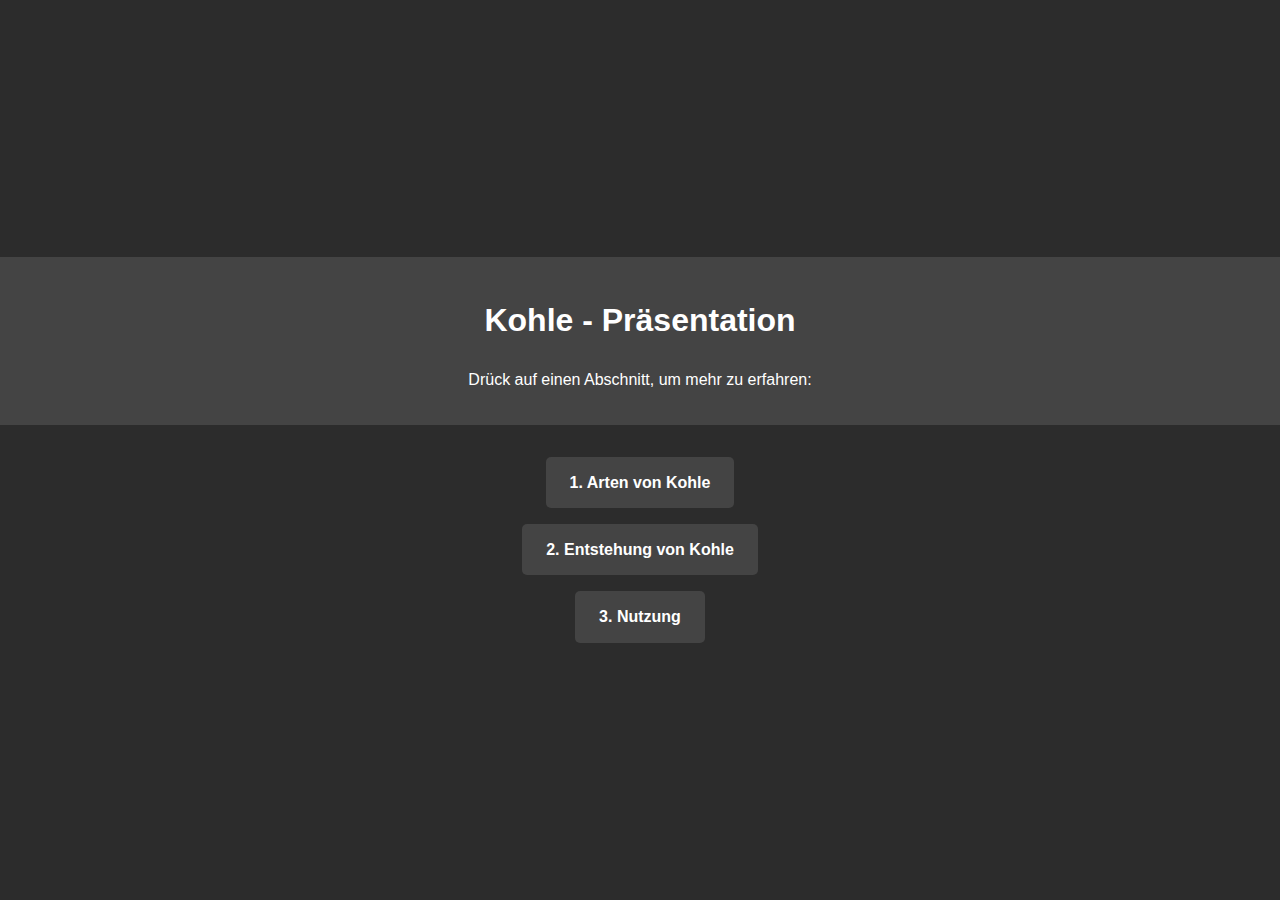
<file: index.html>
<!DOCTYPE html>
<html lang="de">
<head>
    <meta charset="UTF-8">
    <meta name="viewport" content="width=device-width, initial-scale=1.0">
    <title>Kohlepräsentation (Oliver)</title>
    <style>
        body {
            font-family: Arial, sans-serif;
            margin: 0;
            padding: 0;
            background-color: #2c2c2c;
            color: #f1f1f1;
            line-height: 1.6;
            display: flex;
            flex-direction: column;
            justify-content: center;
            align-items: center;
            height: 100vh;
            transition: background-image 1s ease, background-color 0.3s ease;
        }
        header {
            background: #444;
            color: #fff;
            padding: 1rem 0;
            text-align: center;
            width: 100%;
        }
        .button-container {
            display: flex;
            flex-direction: column;
            align-items: center;
            gap: 1rem;
            margin-top: 2rem;
        }
        .button-container a {
            display: inline-block;
            background-color: #444;
            color: #fff;
            padding: 0.8rem 1.5rem;
            text-decoration: none;
            border-radius: 5px;
            font-weight: bold;
            transition: background-color 0.3s ease;
        }
        .button-container a:hover {
            background-color: #ff5722;
        }
    </style>
</head>
<body>
    <header>
        <h1>Kohle - Präsentation</h1>
        <p>Drück auf einen Abschnitt, um mehr zu erfahren:</p>
    </header>

    <div class="button-container">
        <a href="arten/arten.html">1. Arten von Kohle</a>
        <a href="entstehung/entstehung.html">2. Entstehung von Kohle</a>
        <a href="nutzung/nutzung.html">3. Nutzung</a>
    </div>
</body>
</html>
</file>
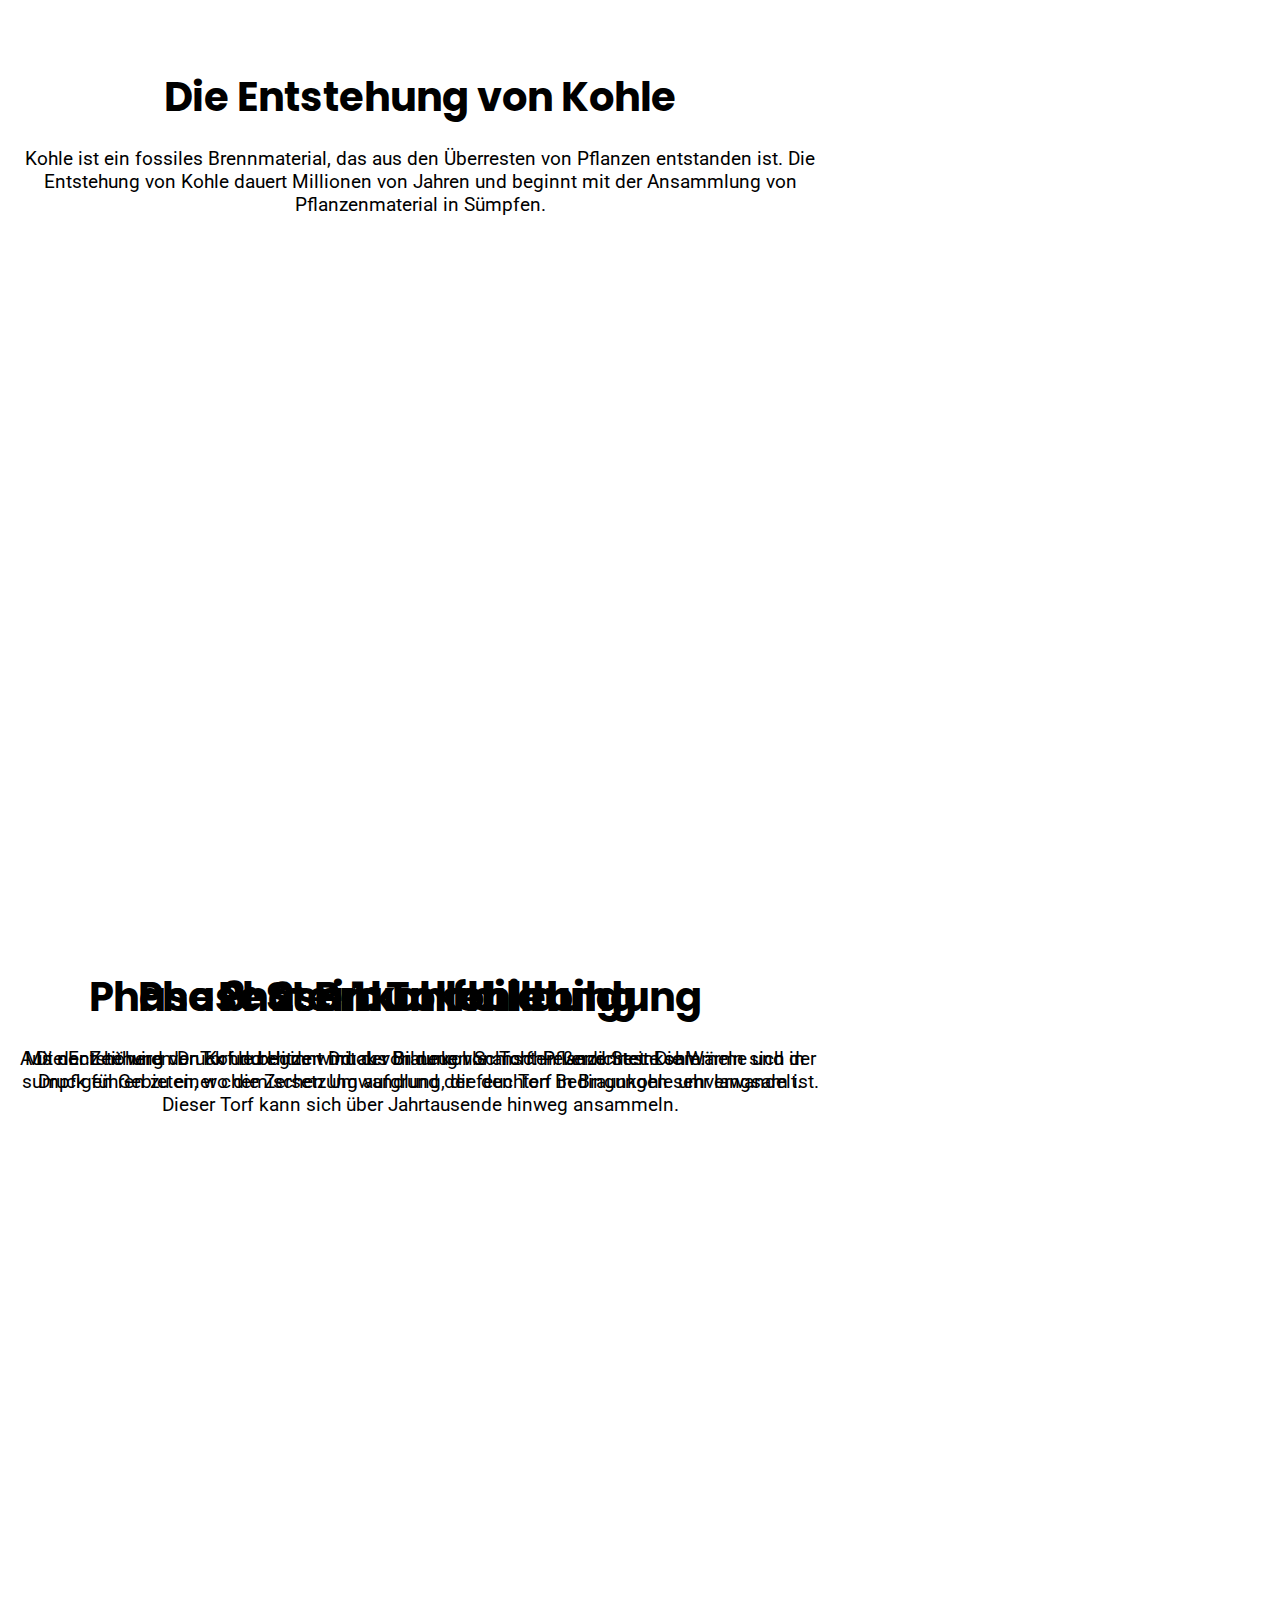
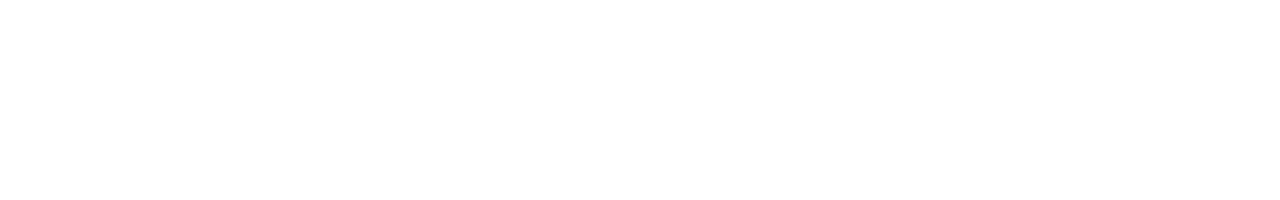
<file: entstehung.html>
<!DOCTYPE html>
<html lang="de">
<head>
  <meta charset="UTF-8">
  <meta name="viewport" content="width=device-width, initial-scale=1.0">
  <title>Die Entstehung von Kohle</title>
  <link rel="stylesheet" href="styles-entstehung.css">
  <link href="https://fonts.googleapis.com/css2?family=Roboto:wght@400;500;700&family=Poppins:wght@300;400;600&display=swap" rel="stylesheet">
</head>
<body>
  <div class="wrapper">
    <section class="section" id="section1">
      <div class="content">
        <h1>Die Entstehung von Kohle</h1>
        <p>Kohle ist ein fossiles Brennmaterial, das aus den Überresten von Pflanzen entstanden ist. Die Entstehung von Kohle dauert Millionen von Jahren und beginnt mit der Ansammlung von Pflanzenmaterial in Sümpfen.</p>
      </div>
    </section>

    <section class="section" id="section2">
      <div class="content">
        <h1>Phase 1: Torfbildung</h1>
        <p>Die Entstehung von Kohle beginnt mit der Bildung von Torf. Pflanzenreste sammeln sich in sumpfigen Gebieten, wo die Zersetzung aufgrund der feuchten Bedingungen sehr langsam ist. Dieser Torf kann sich über Jahrtausende hinweg ansammeln.</p>
      </div>
    </section>

    <section class="section" id="section3">
      <div class="content">
        <h1>Phase 2: Braunkohlebildung</h1>
        <p>Mit der Zeit wird der Torf durch den Druck von neuen Schichten verdichtet. Die Wärme und der Druck führen zu einer chemischen Umwandlung, die den Torf in Braunkohle umverwandelt.</p>
      </div>
    </section>

    <section class="section" id="section4">
        <div class="content">
          <h1>Phase 3: Steinkohlebildung</h1>
          <p>Aus noch höheren Druck und Hitze wird aus Braunkohle anschließend Steinkohle.</p>
        </div>
      </section>

  <script src="script-entstehung.js"></script>
</body>
</html>
</file>
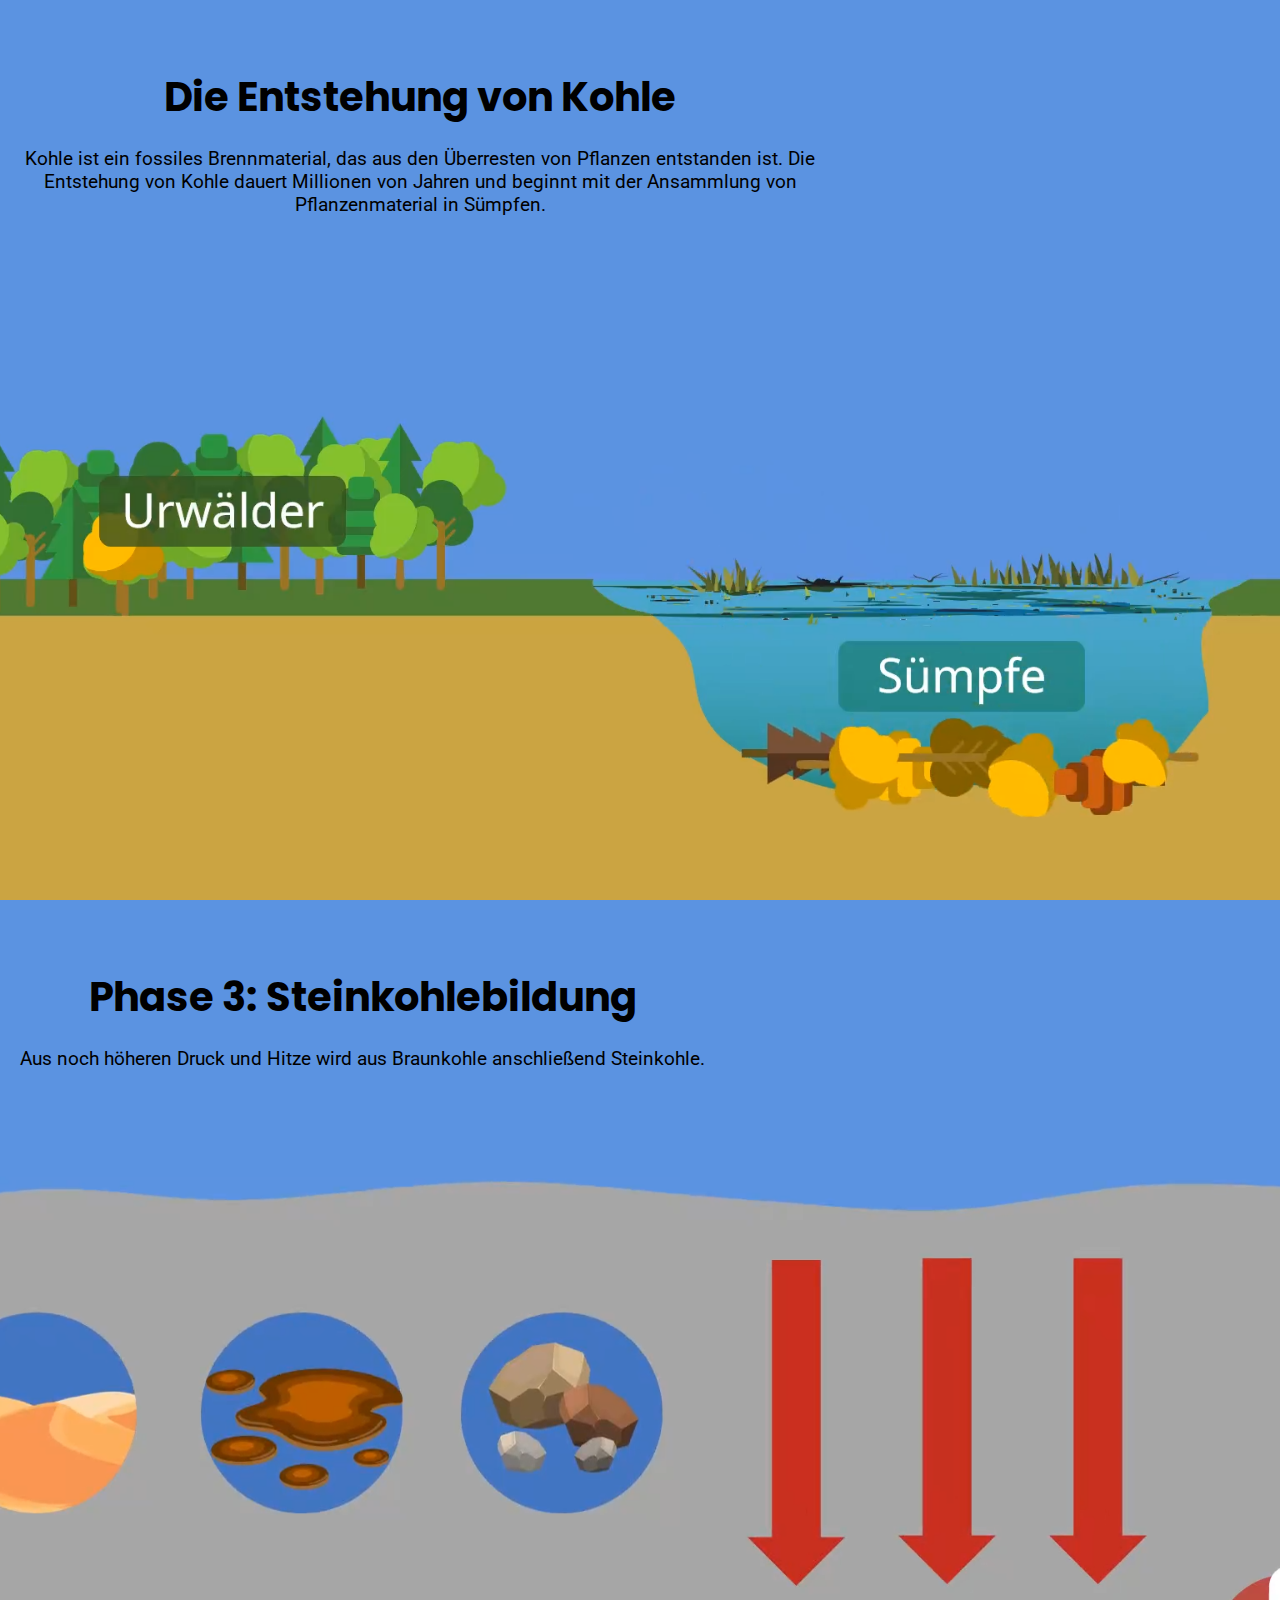
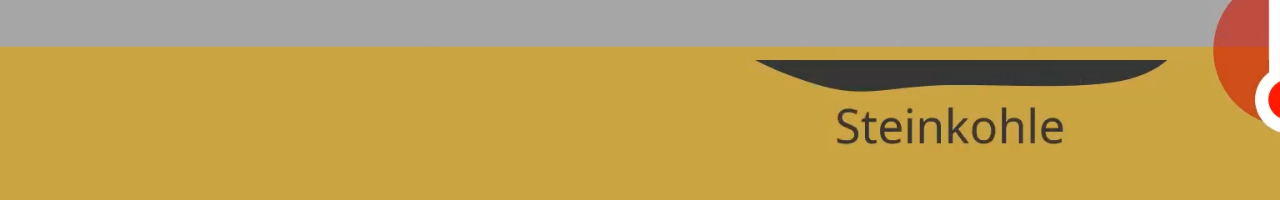
<file: entstehung/entstehung.html>
<!DOCTYPE html>
<html lang="de">
<head>
  <meta charset="UTF-8">
  <meta name="viewport" content="width=device-width, initial-scale=1.0">
  <title>Die Entstehung von Kohle</title>
  <link rel="stylesheet" href="styles-entstehung.css">
  <link href="https://fonts.googleapis.com/css2?family=Roboto:wght@400;500;700&family=Poppins:wght@300;400;600&display=swap" rel="stylesheet">
</head>
<body>
  <div class="wrapper">
    <section class="section" id="section1">
      <div class="content">
        <h1>Die Entstehung von Kohle</h1>
        <p>Kohle ist ein fossiles Brennmaterial, das aus den Überresten von Pflanzen entstanden ist. Die Entstehung von Kohle dauert Millionen von Jahren und beginnt mit der Ansammlung von Pflanzenmaterial in Sümpfen.</p>
      </div>
    </section>

    <section class="section" id="section2">
      <div class="content">
        <h1>Phase 1: Torfbildung</h1>
        <p>Die Entstehung von Kohle beginnt mit der Bildung von Torf. Pflanzenreste sammeln sich in sumpfigen Gebieten, wo die Zersetzung aufgrund der feuchten Bedingungen sehr langsam ist. Dieser Torf kann sich über Jahrtausende ansammeln.</p>
      </div>
    </section>

    <section class="section" id="section3">
      <div class="content">
        <h1>Phase 2: Braunkohlebildung</h1>
        <p>Mit der Zeit wird der Torf durch den Druck von neuen Schichten verdichtet. Die Wärme und der Druck führen zu einer chemischen Umwandlung, die den Torf in Braunkohle umverwandelt.</p>
      </div>
    </section>

    <section class="section" id="section4">
        <div class="content">
          <h1>Phase 3: Steinkohlebildung</h1>
          <p>Aus noch höheren Druck und Hitze wird aus Braunkohle anschließend Steinkohle.</p>
        </div>
      </section>

  <script src="script-entstehung.js"></script>
</body>
</html>
</file>
<file: styles-entstehung.css>
bbody, html {
  margin: 0;
  padding: 0;
  height: 100%;
  overflow: hidden; /* Verhindert Scrollen durch den Benutzer */
  font-family: 'Roboto', sans-serif;
}

.wrapper {
  display: flex;
  flex-direction: column;
  height: 100%;
}

section {
  width: 100%;
  height: 100vh;  /* Jeder Abschnitt nimmt die gesamte Höhe des Viewports ein */
  display: flex;
  justify-content: flex-start; /* Horizontale Ausrichtung bleibt zentriert */
  align-items: flex-start; /* Vertikale Ausrichtung nach oben verschieben */
  padding: 40px 20px; /* Optional: Padding oben, um Abstand zum oberen Rand hinzuzufügen */
  text-align: center;
  box-sizing: border-box;
  position: absolute;  /* Macht es möglich, Abschnitte übereinander zu stapeln */
  top: 0;
  left: 0;
  transition: transform 0.5s ease; /* Weiche Übergänge */
  background-size: cover;  /* Deckt den gesamten Abschnitt ab */
  background-position: center;  /* Bild wird zentriert */
}

.content {
  max-width: 800px;
  color: rgb(0, 0, 0);  /* Textfarbe anpassen für bessere Lesbarkeit */
}

#section1 {
  background-image: url('https://raw.githubusercontent.com/Chaosgamer111/chemie/refs/heads/goofygoobers/2.png');  /* Platzhalterbild */
}

#section2 {
  background-image: url('https://raw.githubusercontent.com/Chaosgamer111/chemie/refs/heads/goofygoobers/3.png');  /* Platzhalterbild */
}

#section3 {
  background-image: url('https://raw.githubusercontent.com/Chaosgamer111/chemie/refs/heads/goofygoobers/5.png');  /* Platzhalterbild */
}

#section4 {
  background-image: url('https://raw.githubusercontent.com/Chaosgamer111/chemie/refs/heads/goofygoobers/6.png');  /* Platzhalterbild */
}

h1 {
  font-family: 'Poppins', sans-serif;
  font-size: 2.5em;
  margin-bottom: 20px;
}

p {
  font-size: 1.2em;
}
</file>
<file: entstehung/styles-entstehung.css>
bbody, html {
  margin: 0;
  padding: 0;
  height: 100%;
  overflow: hidden; /* Verhindert Scrollen durch den Benutzer */
  font-family: 'Roboto', sans-serif;
}

.wrapper {
  display: flex;
  flex-direction: column;
  height: 100%;
}

section {
  width: 100%;
  height: 100vh;  /* Jeder Abschnitt nimmt die gesamte Höhe des Viewports ein */
  display: flex;
  justify-content: flex-start; /* Horizontale Ausrichtung bleibt zentriert */
  align-items: flex-start; /* Vertikale Ausrichtung nach oben verschieben */
  padding: 40px 20px; /* Optional: Padding oben, um Abstand zum oberen Rand hinzuzufügen */
  text-align: center;
  box-sizing: border-box;
  position: absolute;  /* Macht es möglich, Abschnitte übereinander zu stapeln */
  top: 0;
  left: 0;
  transition: transform 0.5s ease; /* Weiche Übergänge */
  background-size: cover;  /* Deckt den gesamten Abschnitt ab */
  background-position: center;  /* Bild wird zentriert */
}

.content {
  max-width: 800px;
  color: rgb(0, 0, 0);  /* Textfarbe anpassen für bessere Lesbarkeit */
}

#section1 {
  background-image: url('images/2.png');  /* Platzhalterbild */
}

#section2 {
  background-image: url('images/3.png');  /* Platzhalterbild */
}

#section3 {
  background-image: url('images/5.png');  /* Platzhalterbild */
}

#section4 {
  background-image: url('images/6.png');  /* Platzhalterbild */
}

h1 {
  font-family: 'Poppins', sans-serif;
  font-size: 2.5em;
  margin-bottom: 20px;
}

p {
  font-size: 1.2em;
}
</file>
